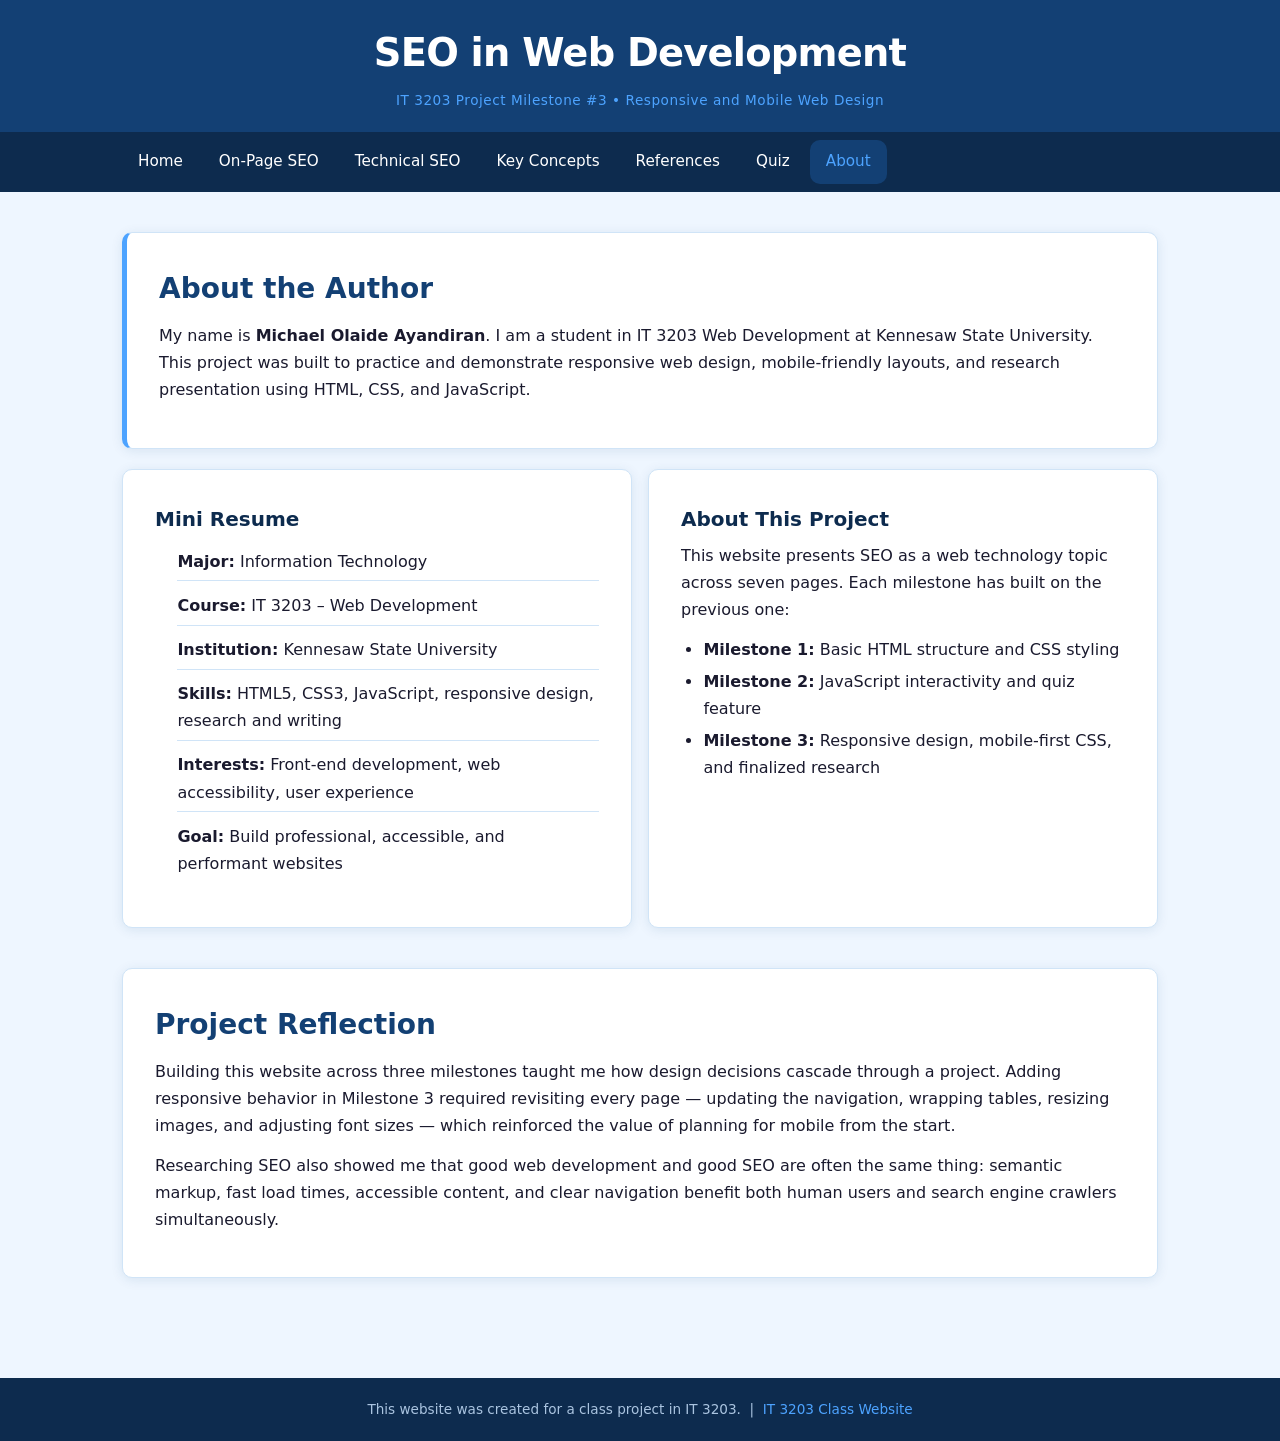
<file: about.html>
<!DOCTYPE html>
<html lang="en">
<head>
  <meta charset="UTF-8" />
  <meta name="viewport" content="width=device-width, initial-scale=1.0" />
  <meta name="description" content="About the author and project for IT 3203 SEO Web Development website." />
  <title>SEO in Web Development | About</title>
  <link rel="stylesheet" href="style.css" />
</head>
<body>

  <!-- Site Header -->
  <header class="site-header">
    <div class="container">
      <h1>SEO in Web Development</h1>
      <p class="tagline">IT 3203 Project Milestone #3 &bull; Responsive and Mobile Web Design</p>
    </div>
  </header>

  <!-- Navigation -->
  <nav class="navbar" aria-label="Main navigation">
    <div class="container">
      <button id="nav-toggle" class="nav-toggle" aria-expanded="false" aria-controls="nav-links"
              aria-label="Toggle navigation menu">&#9776;</button>
      <div id="nav-links" class="nav-links">
        <a href="index.html">Home</a>
        <a href="topic1.html">On-Page SEO</a>
        <a href="topic2.html">Technical SEO</a>
        <a href="concepts.html">Key Concepts</a>
        <a href="references.html">References</a>
        <a href="quiz.html">Quiz</a>
        <a href="about.html" class="active">About</a>
      </div>
    </div>
  </nav>

  <main>
    <div class="container">

      <!-- Author intro -->
      <section class="card highlight">
        <h2>About the Author</h2>
        <p>
          My name is <strong>Michael Olaide Ayandiran</strong>. I am a student in IT 3203 Web Development
          at Kennesaw State University. This project was built to practice and demonstrate responsive
          web design, mobile-friendly layouts, and research presentation using HTML, CSS, and JavaScript.
        </p>
      </section>

      <div class="grid-2">

        <!-- Mini resume -->
        <article class="card">
          <h3>Mini Resume</h3>
          <ul class="resume-list">
            <li><strong>Major:</strong> Information Technology</li>
            <li><strong>Course:</strong> IT 3203 – Web Development</li>
            <li><strong>Institution:</strong> Kennesaw State University</li>
            <li><strong>Skills:</strong> HTML5, CSS3, JavaScript, responsive design, research and writing</li>
            <li><strong>Interests:</strong> Front-end development, web accessibility, user experience</li>
            <li><strong>Goal:</strong> Build professional, accessible, and performant websites</li>
          </ul>
        </article>

        <!-- About the project -->
        <article class="card">
          <h3>About This Project</h3>
          <p>
            This website presents SEO as a web technology topic across seven pages.
            Each milestone has built on the previous one:
          </p>
          <ul>
            <li><strong>Milestone 1:</strong> Basic HTML structure and CSS styling</li>
            <li><strong>Milestone 2:</strong> JavaScript interactivity and quiz feature</li>
            <li><strong>Milestone 3:</strong> Responsive design, mobile-first CSS, and finalized research</li>
          </ul>
        </article>

      </div>

      <!-- Project reflection -->
      <section class="card">
        <h2>Project Reflection</h2>
        <p>
          Building this website across three milestones taught me how design decisions cascade through a project.
          Adding responsive behavior in Milestone 3 required revisiting every page — updating the navigation,
          wrapping tables, resizing images, and adjusting font sizes — which reinforced the value of planning
          for mobile from the start.
        </p>
        <p>
          Researching SEO also showed me that good web development and good SEO are often the same thing:
          semantic markup, fast load times, accessible content, and clear navigation benefit both human users
          and search engine crawlers simultaneously.
        </p>
      </section>

    </div>
  </main>

  <!-- Footer -->
  <footer>
    <div class="container">
      <p>
        This website was created for a class project in IT 3203. &nbsp;|&nbsp;
        <a href="https://ksuweb.github.io/IT3203/" target="_blank" rel="noopener noreferrer">IT 3203 Class Website</a>
      </p>
    </div>
  </footer>

  <script src="script.js"></script>
</body>
</html>
</file>
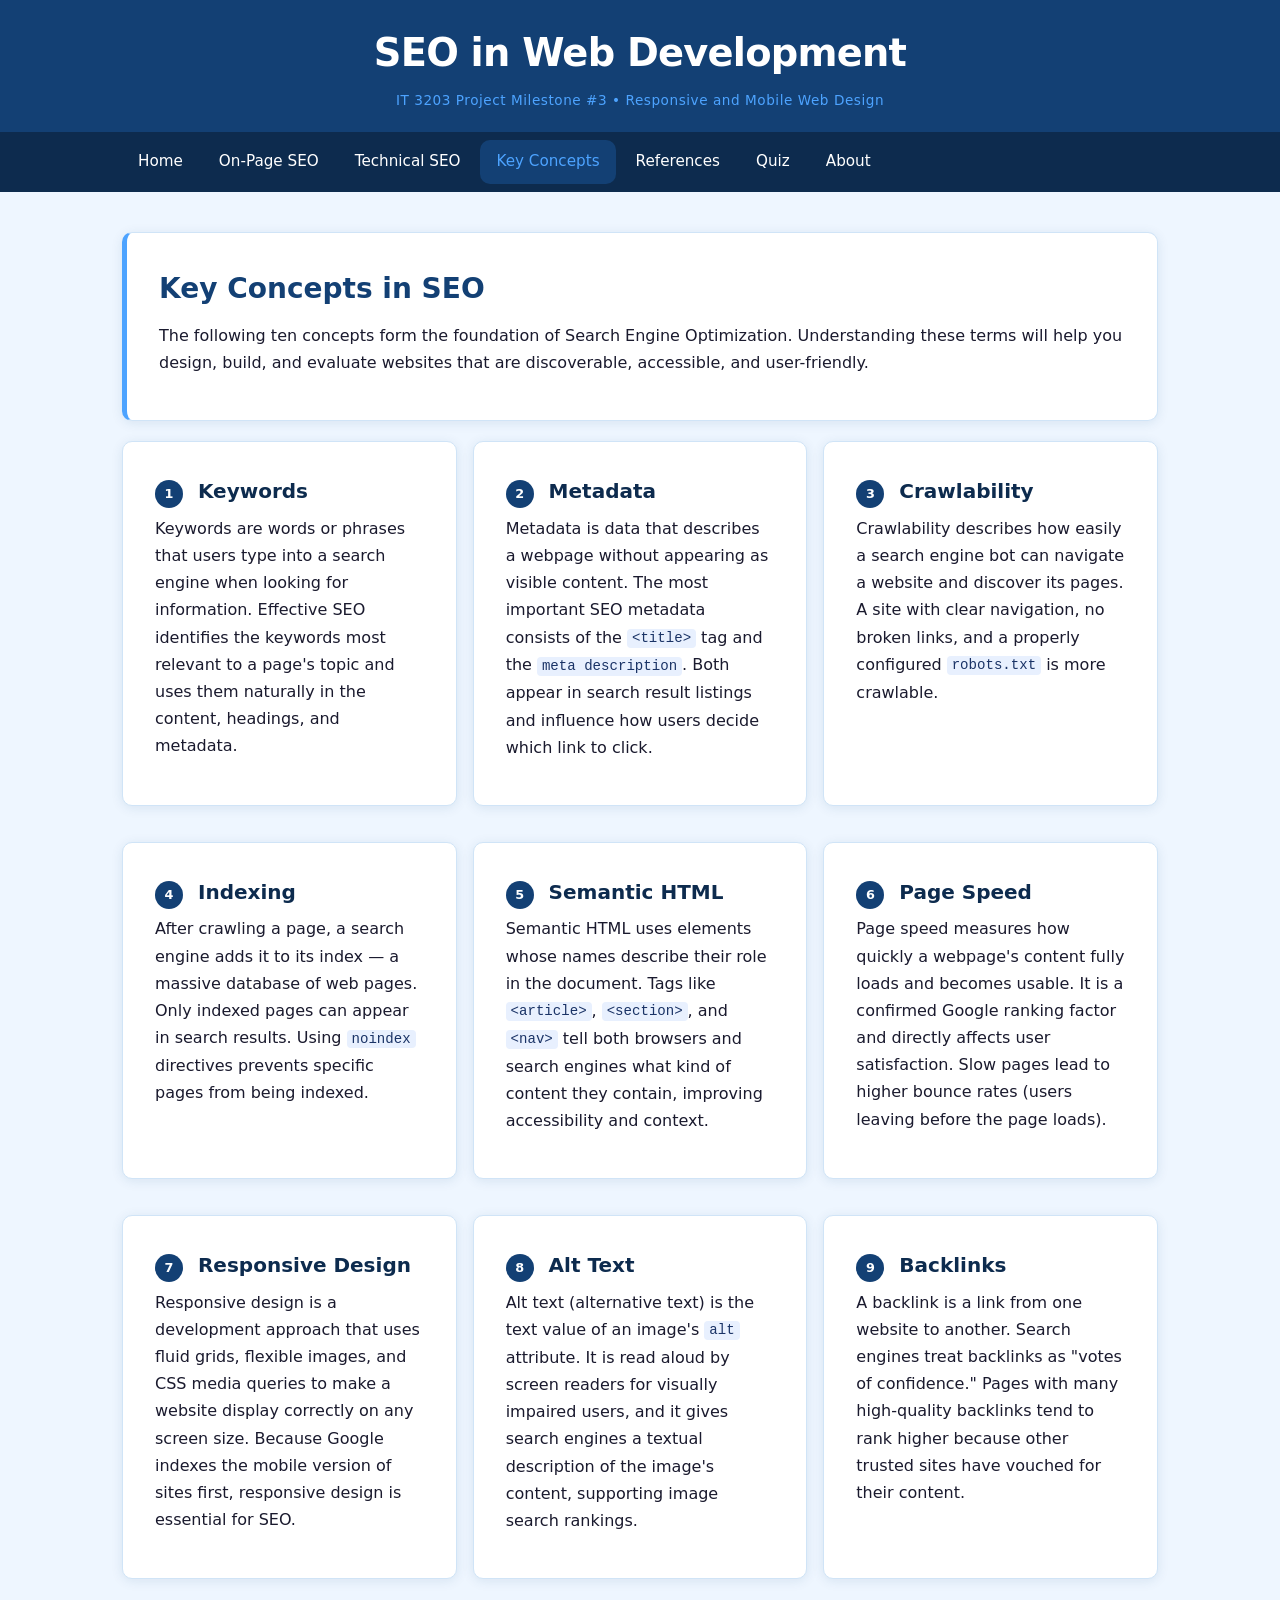
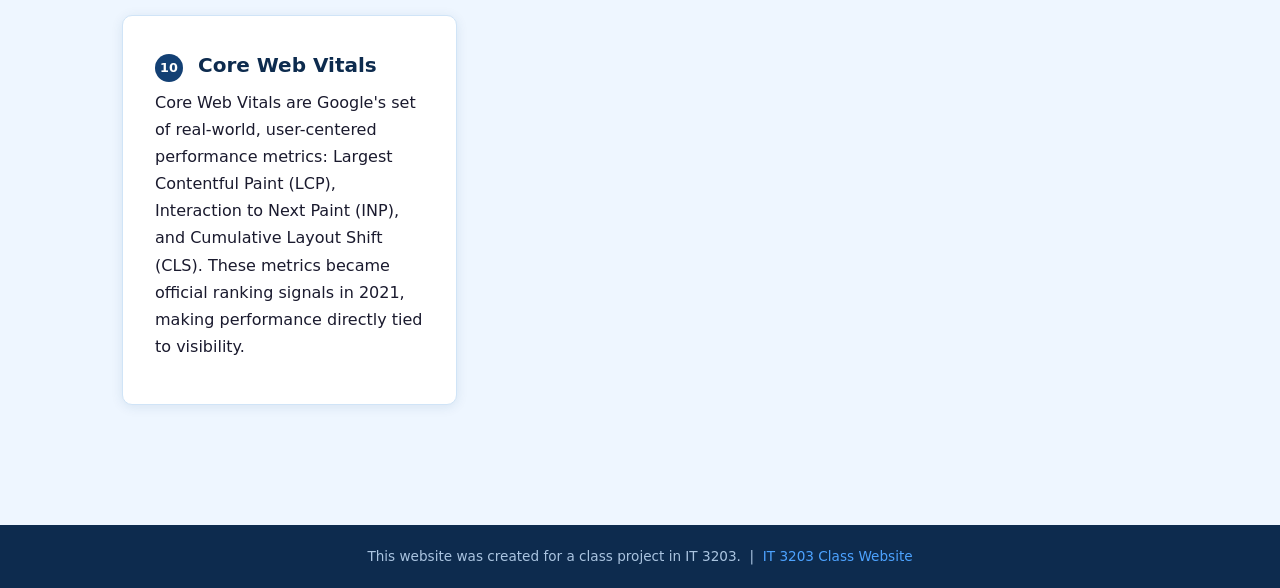
<file: concepts.html>
<!DOCTYPE html>
<html lang="en">
<head>
  <meta charset="UTF-8" />
  <meta name="viewport" content="width=device-width, initial-scale=1.0" />
  <meta name="description" content="Definitions of 10 key SEO concepts every web developer should know." />
  <title>SEO in Web Development | Key Concepts</title>
  <link rel="stylesheet" href="style.css" />
</head>
<body>

  <!-- Site Header -->
  <header class="site-header">
    <div class="container">
      <h1>SEO in Web Development</h1>
      <p class="tagline">IT 3203 Project Milestone #3 &bull; Responsive and Mobile Web Design</p>
    </div>
  </header>

  <!-- Navigation -->
  <nav class="navbar" aria-label="Main navigation">
    <div class="container">
      <button id="nav-toggle" class="nav-toggle" aria-expanded="false" aria-controls="nav-links"
              aria-label="Toggle navigation menu">&#9776;</button>
      <div id="nav-links" class="nav-links">
        <a href="index.html">Home</a>
        <a href="topic1.html">On-Page SEO</a>
        <a href="topic2.html">Technical SEO</a>
        <a href="concepts.html" class="active">Key Concepts</a>
        <a href="references.html">References</a>
        <a href="quiz.html">Quiz</a>
        <a href="about.html">About</a>
      </div>
    </div>
  </nav>

  <main>
    <div class="container">

      <!-- Intro -->
      <section class="card highlight">
        <h2>Key Concepts in SEO</h2>
        <p>
          The following ten concepts form the foundation of Search Engine Optimization.
          Understanding these terms will help you design, build, and evaluate websites
          that are discoverable, accessible, and user-friendly.
        </p>
      </section>

      <!-- 10 concept cards -->
      <section class="key-grid" aria-label="SEO key concept definitions">

        <article class="card">
          <h3><span class="concept-number">1</span> Keywords</h3>
          <p>
            Keywords are words or phrases that users type into a search engine when looking for information.
            Effective SEO identifies the keywords most relevant to a page's topic and uses them naturally
            in the content, headings, and metadata.
          </p>
        </article>

        <article class="card">
          <h3><span class="concept-number">2</span> Metadata</h3>
          <p>
            Metadata is data that describes a webpage without appearing as visible content.
            The most important SEO metadata consists of the <span class="code-note">&lt;title&gt;</span> tag
            and the <span class="code-note">meta description</span>.
            Both appear in search result listings and influence how users decide which link to click.
          </p>
        </article>

        <article class="card">
          <h3><span class="concept-number">3</span> Crawlability</h3>
          <p>
            Crawlability describes how easily a search engine bot can navigate a website and discover its pages.
            A site with clear navigation, no broken links, and a properly configured
            <span class="code-note">robots.txt</span> is more crawlable.
          </p>
        </article>

        <article class="card">
          <h3><span class="concept-number">4</span> Indexing</h3>
          <p>
            After crawling a page, a search engine adds it to its index — a massive database of web pages.
            Only indexed pages can appear in search results.
            Using <span class="code-note">noindex</span> directives prevents specific pages from being indexed.
          </p>
        </article>

        <article class="card">
          <h3><span class="concept-number">5</span> Semantic HTML</h3>
          <p>
            Semantic HTML uses elements whose names describe their role in the document.
            Tags like <span class="code-note">&lt;article&gt;</span>,
            <span class="code-note">&lt;section&gt;</span>, and
            <span class="code-note">&lt;nav&gt;</span>
            tell both browsers and search engines what kind of content they contain,
            improving accessibility and context.
          </p>
        </article>

        <article class="card">
          <h3><span class="concept-number">6</span> Page Speed</h3>
          <p>
            Page speed measures how quickly a webpage's content fully loads and becomes usable.
            It is a confirmed Google ranking factor and directly affects user satisfaction.
            Slow pages lead to higher bounce rates (users leaving before the page loads).
          </p>
        </article>

        <article class="card">
          <h3><span class="concept-number">7</span> Responsive Design</h3>
          <p>
            Responsive design is a development approach that uses fluid grids, flexible images,
            and CSS media queries to make a website display correctly on any screen size.
            Because Google indexes the mobile version of sites first, responsive design is essential for SEO.
          </p>
        </article>

        <article class="card">
          <h3><span class="concept-number">8</span> Alt Text</h3>
          <p>
            Alt text (alternative text) is the text value of an image's
            <span class="code-note">alt</span> attribute.
            It is read aloud by screen readers for visually impaired users,
            and it gives search engines a textual description of the image's content,
            supporting image search rankings.
          </p>
        </article>

        <article class="card">
          <h3><span class="concept-number">9</span> Backlinks</h3>
          <p>
            A backlink is a link from one website to another.
            Search engines treat backlinks as "votes of confidence."
            Pages with many high-quality backlinks tend to rank higher because
            other trusted sites have vouched for their content.
          </p>
        </article>

        <article class="card">
          <h3><span class="concept-number">10</span> Core Web Vitals</h3>
          <p>
            Core Web Vitals are Google's set of real-world, user-centered performance metrics:
            Largest Contentful Paint (LCP), Interaction to Next Paint (INP), and Cumulative Layout Shift (CLS).
            These metrics became official ranking signals in 2021, making performance directly tied to visibility.
          </p>
        </article>

      </section>

    </div>
  </main>

  <!-- Footer -->
  <footer>
    <div class="container">
      <p>
        This website was created for a class project in IT 3203. &nbsp;|&nbsp;
        <a href="https://ksuweb.github.io/IT3203/" target="_blank" rel="noopener noreferrer">IT 3203 Class Website</a>
      </p>
    </div>
  </footer>

  <script src="script.js"></script>
</body>
</html>
</file>
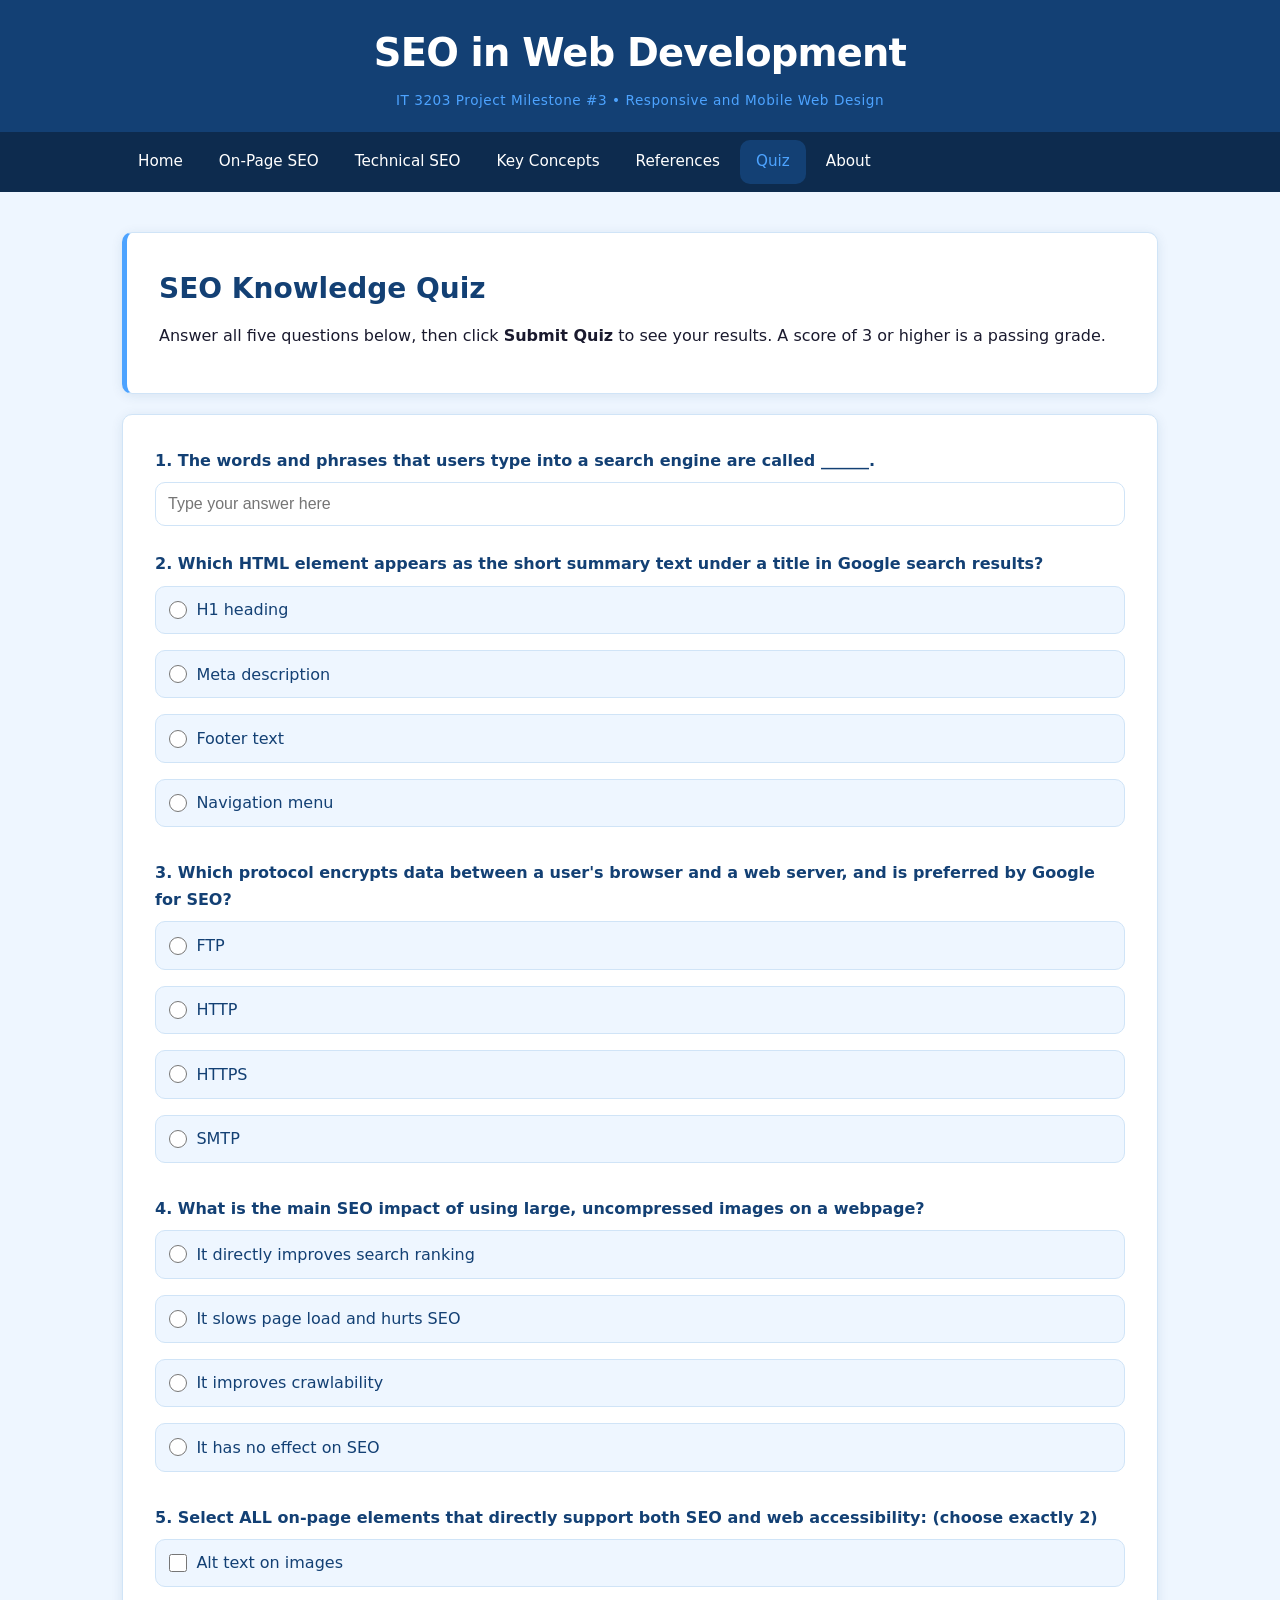
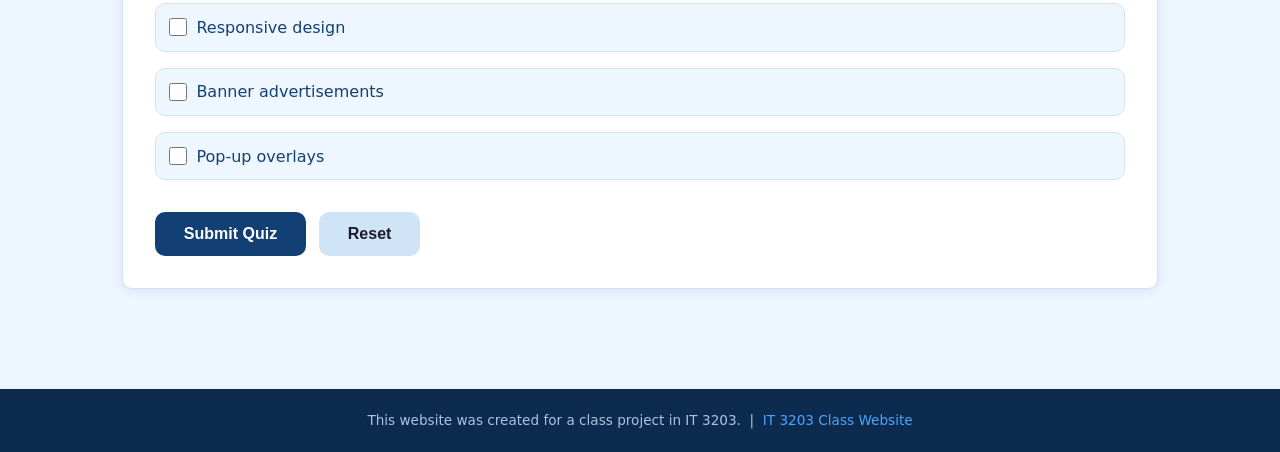
<file: quiz.html>
<!DOCTYPE html>
<html lang="en">
<head>
  <meta charset="UTF-8" />
  <meta name="viewport" content="width=device-width, initial-scale=1.0" />
  <meta name="description" content="Test your knowledge of SEO concepts with this five-question quiz." />
  <title>SEO in Web Development | Quiz</title>
  <link rel="stylesheet" href="style.css" />
</head>
<body>

  <!-- Site Header -->
  <header class="site-header">
    <div class="container">
      <h1>SEO in Web Development</h1>
      <p class="tagline">IT 3203 Project Milestone #3 &bull; Responsive and Mobile Web Design</p>
    </div>
  </header>

  <!-- Navigation -->
  <nav class="navbar" aria-label="Main navigation">
    <div class="container">
      <button id="nav-toggle" class="nav-toggle" aria-expanded="false" aria-controls="nav-links"
              aria-label="Toggle navigation menu">&#9776;</button>
      <div id="nav-links" class="nav-links">
        <a href="index.html">Home</a>
        <a href="topic1.html">On-Page SEO</a>
        <a href="topic2.html">Technical SEO</a>
        <a href="concepts.html">Key Concepts</a>
        <a href="references.html">References</a>
        <a href="quiz.html" class="active">Quiz</a>
        <a href="about.html">About</a>
      </div>
    </div>
  </nav>

  <main>
    <div class="container">

      <!-- Instructions -->
      <section class="card highlight">
        <h2>SEO Knowledge Quiz</h2>
        <p>
          Answer all five questions below, then click <strong>Submit Quiz</strong> to see your results.
          A score of 3 or higher is a passing grade.
        </p>
      </section>

      <!--
        RESPONSIVE DESIGN NOTE – Quiz Form:
        - All inputs use font-size: 1rem (16px+) to prevent iOS auto-zoom.
        - Touch targets are min-height: 44px (Apple HIG minimum).
        - Inputs are width: 100% to fill the container on any screen.
        - Radio/checkbox labels are styled as full-width tap targets on mobile.
        These rules are defined in style.css under "Quiz Form – Mobile Optimized".
      -->
      <div class="card" id="quiz-form" aria-label="SEO quiz form">
        <div class="quiz-form">

          <!-- Question 1: Fill-in-the-blank -->
          <div class="question-block">
            <label for="q1">1. The words and phrases that users type into a search engine are called ______.</label>
            <input type="text" id="q1" name="q1"
                   placeholder="Type your answer here"
                   autocomplete="off"
                   aria-required="true" />
          </div>

          <!-- Question 2: Single radio – what appears in search snippets -->
          <div class="question-block">
            <p style="font-weight:600; color:var(--clr-primary); margin-bottom:0.5rem;">
              2. Which HTML element appears as the short summary text under a title in Google search results?
            </p>
            <div class="options">
              <label class="option-label">
                <input type="radio" name="q2" value="h1" /> H1 heading
              </label>
              <label class="option-label">
                <input type="radio" name="q2" value="meta" /> Meta description
              </label>
              <label class="option-label">
                <input type="radio" name="q2" value="footer" /> Footer text
              </label>
              <label class="option-label">
                <input type="radio" name="q2" value="nav" /> Navigation menu
              </label>
            </div>
          </div>

          <!-- Question 3: Single radio – HTTPS -->
          <div class="question-block">
            <p style="font-weight:600; color:var(--clr-primary); margin-bottom:0.5rem;">
              3. Which protocol encrypts data between a user's browser and a web server, and is preferred by Google for SEO?
            </p>
            <div class="options">
              <label class="option-label">
                <input type="radio" name="q3" value="ftp" /> FTP
              </label>
              <label class="option-label">
                <input type="radio" name="q3" value="http" /> HTTP
              </label>
              <label class="option-label">
                <input type="radio" name="q3" value="https" /> HTTPS
              </label>
              <label class="option-label">
                <input type="radio" name="q3" value="smtp" /> SMTP
              </label>
            </div>
          </div>

          <!-- Question 4: Single radio – large images effect -->
          <div class="question-block">
            <p style="font-weight:600; color:var(--clr-primary); margin-bottom:0.5rem;">
              4. What is the main SEO impact of using large, uncompressed images on a webpage?
            </p>
            <div class="options">
              <label class="option-label">
                <input type="radio" name="q4" value="rank" /> It directly improves search ranking
              </label>
              <label class="option-label">
                <input type="radio" name="q4" value="slow" /> It slows page load and hurts SEO
              </label>
              <label class="option-label">
                <input type="radio" name="q4" value="crawl" /> It improves crawlability
              </label>
              <label class="option-label">
                <input type="radio" name="q4" value="none" /> It has no effect on SEO
              </label>
            </div>
          </div>

          <!-- Question 5: Checkboxes – select all that apply -->
          <div class="question-block">
            <p style="font-weight:600; color:var(--clr-primary); margin-bottom:0.5rem;">
              5. Select ALL on-page elements that directly support both SEO and web accessibility: (choose exactly 2)
            </p>
            <div class="options">
              <label class="option-label">
                <input type="checkbox" class="q5" value="alt" /> Alt text on images
              </label>
              <label class="option-label">
                <input type="checkbox" class="q5" value="responsive" /> Responsive design
              </label>
              <label class="option-label">
                <input type="checkbox" class="q5" value="advert" /> Banner advertisements
              </label>
              <label class="option-label">
                <input type="checkbox" class="q5" value="popup" /> Pop-up overlays
              </label>
            </div>
          </div>

          <!-- Action buttons – full-width on mobile, side-by-side on tablet+ -->
          <div style="margin-top:1rem;">
            <button type="button" class="btn btn-primary" onclick="submitQuiz()">Submit Quiz</button>
            <button type="button" class="btn btn-secondary" onclick="resetQuiz()">Reset</button>
          </div>

        </div><!-- /.quiz-form -->
      </div><!-- /#quiz-form card -->

      <!-- Result area – populated by script.js -->
      <div id="quiz-result" aria-live="polite"></div>

    </div>
  </main>

  <!-- Footer -->
  <footer>
    <div class="container">
      <p>
        This website was created for a class project in IT 3203. &nbsp;|&nbsp;
        <a href="https://ksuweb.github.io/IT3203/" target="_blank" rel="noopener noreferrer">IT 3203 Class Website</a>
      </p>
    </div>
  </footer>

  <script src="script.js"></script>
</body>
</html>
</file>
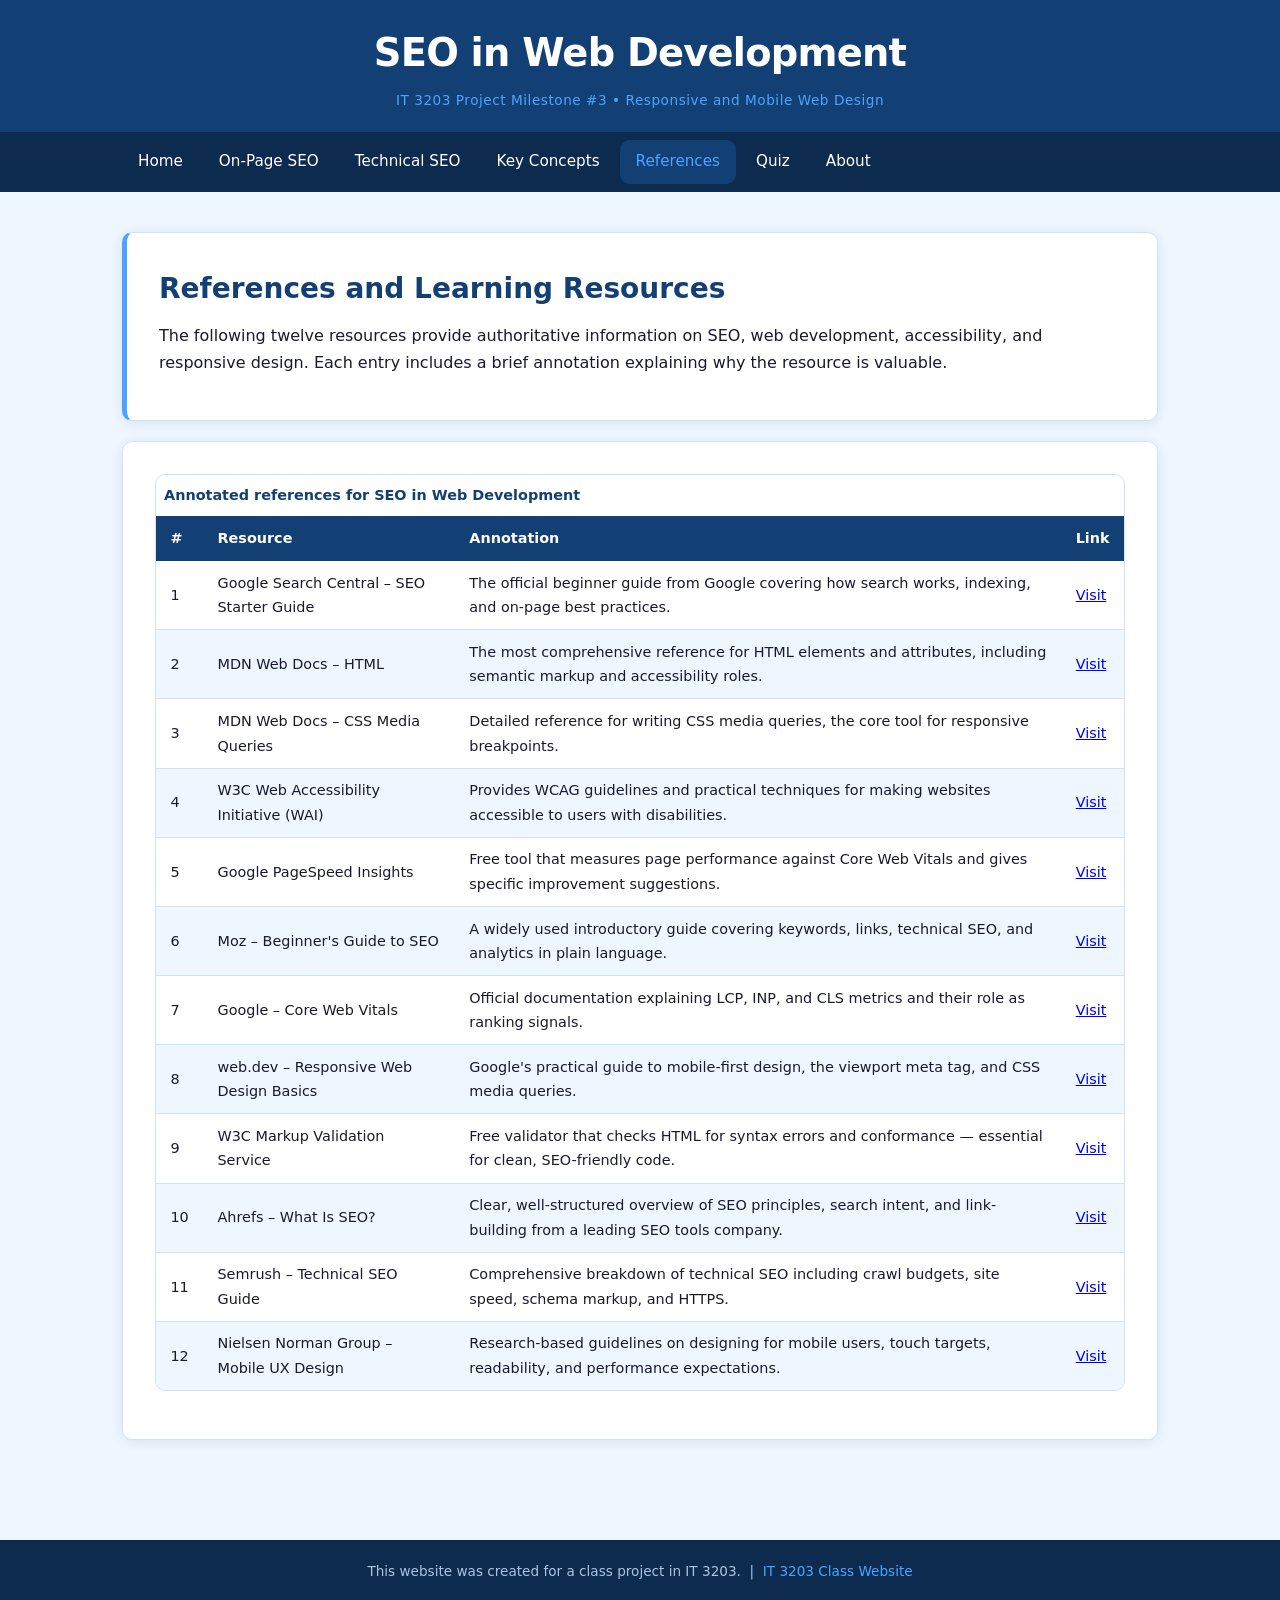
<file: references.html>
<!DOCTYPE html>
<html lang="en">
<head>
  <meta charset="UTF-8" />
  <meta name="viewport" content="width=device-width, initial-scale=1.0" />
  <meta name="description" content="Annotated list of references and learning resources for SEO and responsive web design." />
  <title>SEO in Web Development | References</title>
  <link rel="stylesheet" href="style.css" />
</head>
<body>

  <!-- Site Header -->
  <header class="site-header">
    <div class="container">
      <h1>SEO in Web Development</h1>
      <p class="tagline">IT 3203 Project Milestone #3 &bull; Responsive and Mobile Web Design</p>
    </div>
  </header>

  <!-- Navigation -->
  <nav class="navbar" aria-label="Main navigation">
    <div class="container">
      <button id="nav-toggle" class="nav-toggle" aria-expanded="false" aria-controls="nav-links"
              aria-label="Toggle navigation menu">&#9776;</button>
      <div id="nav-links" class="nav-links">
        <a href="index.html">Home</a>
        <a href="topic1.html">On-Page SEO</a>
        <a href="topic2.html">Technical SEO</a>
        <a href="concepts.html">Key Concepts</a>
        <a href="references.html" class="active">References</a>
        <a href="quiz.html">Quiz</a>
        <a href="about.html">About</a>
      </div>
    </div>
  </nav>

  <main>
    <div class="container">

      <!-- Intro -->
      <section class="card highlight">
        <h2>References and Learning Resources</h2>
        <p>
          The following twelve resources provide authoritative information on SEO, web development,
          accessibility, and responsive design. Each entry includes a brief annotation explaining
          why the resource is valuable.
        </p>
      </section>

      <!-- Annotated reference table – wrapped for horizontal scroll on small screens -->
      <section class="card">
        <div class="table-wrapper">
          <table>
            <caption>Annotated references for SEO in Web Development</caption>
            <thead>
              <tr>
                <th>#</th>
                <th>Resource</th>
                <th>Annotation</th>
                <th>Link</th>
              </tr>
            </thead>
            <tbody>
              <tr>
                <td>1</td>
                <td>Google Search Central – SEO Starter Guide</td>
                <td>The official beginner guide from Google covering how search works, indexing, and on-page best practices.</td>
                <td><a href="https://developers.google.com/search/docs/fundamentals/seo-starter-guide" target="_blank" rel="noopener noreferrer">Visit</a></td>
              </tr>
              <tr>
                <td>2</td>
                <td>MDN Web Docs – HTML</td>
                <td>The most comprehensive reference for HTML elements and attributes, including semantic markup and accessibility roles.</td>
                <td><a href="https://developer.mozilla.org/en-US/docs/Web/HTML" target="_blank" rel="noopener noreferrer">Visit</a></td>
              </tr>
              <tr>
                <td>3</td>
                <td>MDN Web Docs – CSS Media Queries</td>
                <td>Detailed reference for writing CSS media queries, the core tool for responsive breakpoints.</td>
                <td><a href="https://developer.mozilla.org/en-US/docs/Web/CSS/CSS_media_queries" target="_blank" rel="noopener noreferrer">Visit</a></td>
              </tr>
              <tr>
                <td>4</td>
                <td>W3C Web Accessibility Initiative (WAI)</td>
                <td>Provides WCAG guidelines and practical techniques for making websites accessible to users with disabilities.</td>
                <td><a href="https://www.w3.org/WAI/" target="_blank" rel="noopener noreferrer">Visit</a></td>
              </tr>
              <tr>
                <td>5</td>
                <td>Google PageSpeed Insights</td>
                <td>Free tool that measures page performance against Core Web Vitals and gives specific improvement suggestions.</td>
                <td><a href="https://pagespeed.web.dev/" target="_blank" rel="noopener noreferrer">Visit</a></td>
              </tr>
              <tr>
                <td>6</td>
                <td>Moz – Beginner's Guide to SEO</td>
                <td>A widely used introductory guide covering keywords, links, technical SEO, and analytics in plain language.</td>
                <td><a href="https://moz.com/beginners-guide-to-seo" target="_blank" rel="noopener noreferrer">Visit</a></td>
              </tr>
              <tr>
                <td>7</td>
                <td>Google – Core Web Vitals</td>
                <td>Official documentation explaining LCP, INP, and CLS metrics and their role as ranking signals.</td>
                <td><a href="https://web.dev/articles/vitals" target="_blank" rel="noopener noreferrer">Visit</a></td>
              </tr>
              <tr>
                <td>8</td>
                <td>web.dev – Responsive Web Design Basics</td>
                <td>Google's practical guide to mobile-first design, the viewport meta tag, and CSS media queries.</td>
                <td><a href="https://web.dev/articles/responsive-web-design-basics" target="_blank" rel="noopener noreferrer">Visit</a></td>
              </tr>
              <tr>
                <td>9</td>
                <td>W3C Markup Validation Service</td>
                <td>Free validator that checks HTML for syntax errors and conformance — essential for clean, SEO-friendly code.</td>
                <td><a href="https://validator.w3.org/" target="_blank" rel="noopener noreferrer">Visit</a></td>
              </tr>
              <tr>
                <td>10</td>
                <td>Ahrefs – What Is SEO?</td>
                <td>Clear, well-structured overview of SEO principles, search intent, and link-building from a leading SEO tools company.</td>
                <td><a href="https://ahrefs.com/blog/what-is-seo/" target="_blank" rel="noopener noreferrer">Visit</a></td>
              </tr>
              <tr>
                <td>11</td>
                <td>Semrush – Technical SEO Guide</td>
                <td>Comprehensive breakdown of technical SEO including crawl budgets, site speed, schema markup, and HTTPS.</td>
                <td><a href="https://www.semrush.com/blog/technical-seo/" target="_blank" rel="noopener noreferrer">Visit</a></td>
              </tr>
              <tr>
                <td>12</td>
                <td>Nielsen Norman Group – Mobile UX Design</td>
                <td>Research-based guidelines on designing for mobile users, touch targets, readability, and performance expectations.</td>
                <td><a href="https://www.nngroup.com/topic/mobile-usability/" target="_blank" rel="noopener noreferrer">Visit</a></td>
              </tr>
            </tbody>
          </table>
        </div>
      </section>

    </div>
  </main>

  <!-- Footer -->
  <footer>
    <div class="container">
      <p>
        This website was created for a class project in IT 3203. &nbsp;|&nbsp;
        <a href="https://ksuweb.github.io/IT3203/" target="_blank" rel="noopener noreferrer">IT 3203 Class Website</a>
      </p>
    </div>
  </footer>

  <script src="script.js"></script>
</body>
</html>
</file>
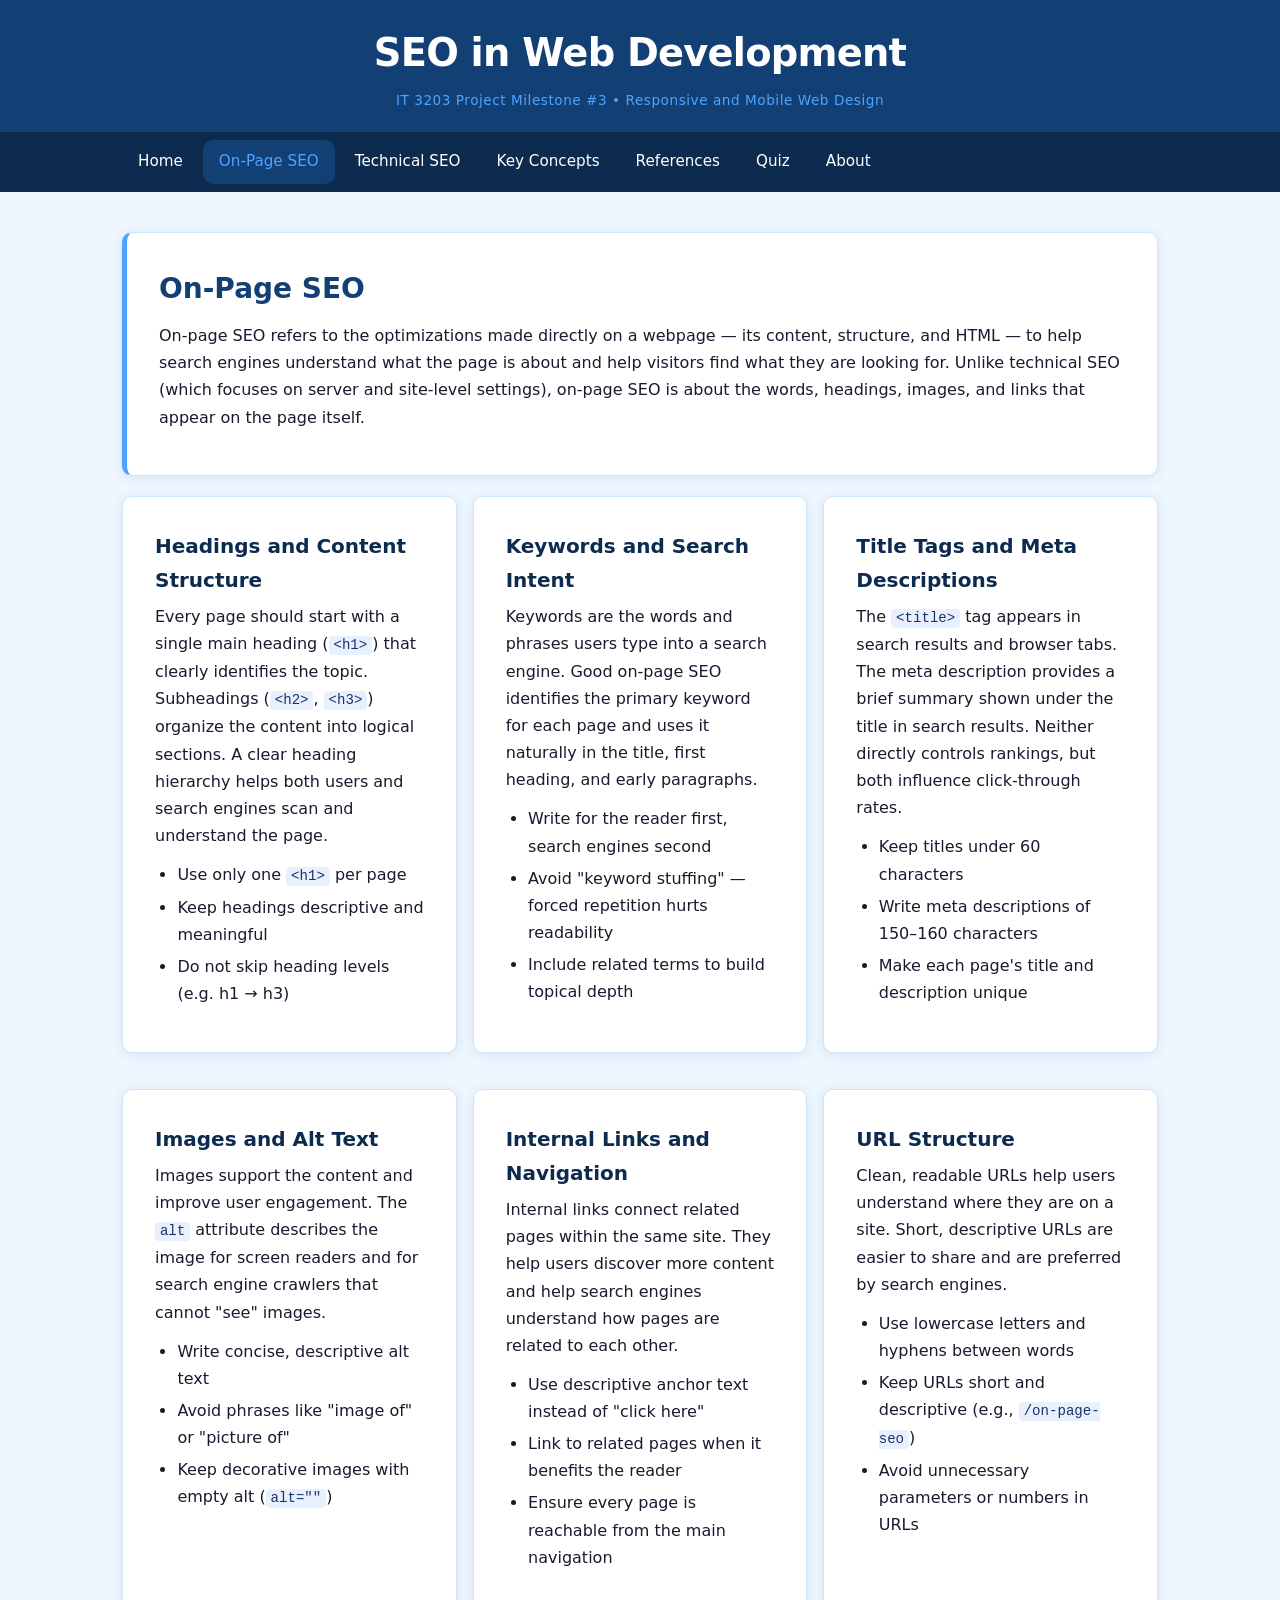
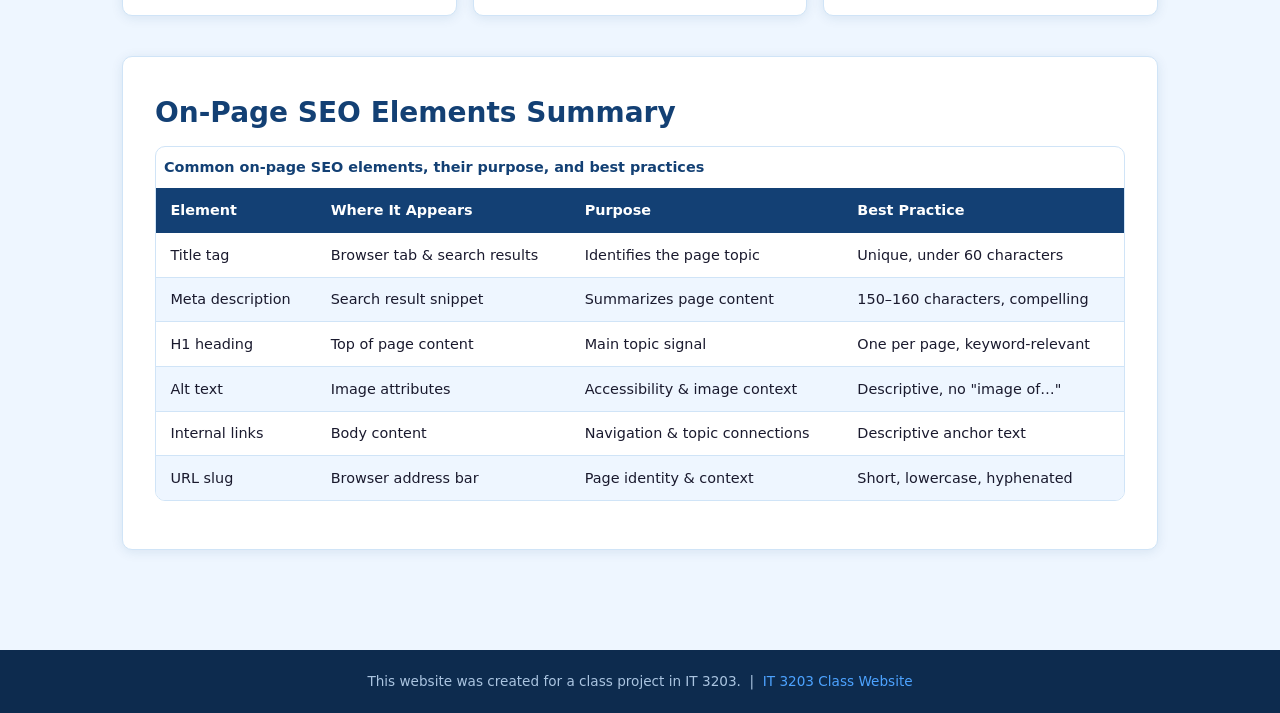
<file: topic1.html>
<!DOCTYPE html>
<html lang="en">
<head>
  <meta charset="UTF-8" />
  <meta name="viewport" content="width=device-width, initial-scale=1.0" />
  <meta name="description" content="Learn about On-Page SEO techniques including headings, keywords, internal links, and alt text." />
  <title>SEO in Web Development | On-Page SEO</title>
  <link rel="stylesheet" href="style.css" />
</head>
<body>

  <!-- Site Header -->
  <header class="site-header">
    <div class="container">
      <h1>SEO in Web Development</h1>
      <p class="tagline">IT 3203 Project Milestone #3 &bull; Responsive and Mobile Web Design</p>
    </div>
  </header>

  <!-- Navigation -->
  <nav class="navbar" aria-label="Main navigation">
    <div class="container">
      <button id="nav-toggle" class="nav-toggle" aria-expanded="false" aria-controls="nav-links"
              aria-label="Toggle navigation menu">&#9776;</button>
      <div id="nav-links" class="nav-links">
        <a href="index.html">Home</a>
        <a href="topic1.html" class="active">On-Page SEO</a>
        <a href="topic2.html">Technical SEO</a>
        <a href="concepts.html">Key Concepts</a>
        <a href="references.html">References</a>
        <a href="quiz.html">Quiz</a>
        <a href="about.html">About</a>
      </div>
    </div>
  </nav>

  <main>
    <div class="container">

      <!-- Introduction -->
      <section class="card highlight">
        <h2>On-Page SEO</h2>
        <p>
          On-page SEO refers to the optimizations made directly on a webpage — its content, structure, and HTML —
          to help search engines understand what the page is about and help visitors find what they are looking for.
          Unlike technical SEO (which focuses on server and site-level settings), on-page SEO is about the words,
          headings, images, and links that appear on the page itself.
        </p>
      </section>

      <!-- Topic cards grid -->
      <section class="topic-grid" aria-label="On-Page SEO topics">

        <article class="card">
          <h3>Headings and Content Structure</h3>
          <p>
            Every page should start with a single main heading (<span class="code-note">&lt;h1&gt;</span>)
            that clearly identifies the topic. Subheadings (<span class="code-note">&lt;h2&gt;</span>,
            <span class="code-note">&lt;h3&gt;</span>) organize the content into logical sections.
            A clear heading hierarchy helps both users and search engines scan and understand the page.
          </p>
          <ul>
            <li>Use only one <span class="code-note">&lt;h1&gt;</span> per page</li>
            <li>Keep headings descriptive and meaningful</li>
            <li>Do not skip heading levels (e.g. h1 → h3)</li>
          </ul>
        </article>

        <article class="card">
          <h3>Keywords and Search Intent</h3>
          <p>
            Keywords are the words and phrases users type into a search engine.
            Good on-page SEO identifies the primary keyword for each page and uses it naturally
            in the title, first heading, and early paragraphs.
          </p>
          <ul>
            <li>Write for the reader first, search engines second</li>
            <li>Avoid "keyword stuffing" — forced repetition hurts readability</li>
            <li>Include related terms to build topical depth</li>
          </ul>
        </article>

        <article class="card">
          <h3>Title Tags and Meta Descriptions</h3>
          <p>
            The <span class="code-note">&lt;title&gt;</span> tag appears in search results and browser tabs.
            The meta description provides a brief summary shown under the title in search results.
            Neither directly controls rankings, but both influence click-through rates.
          </p>
          <ul>
            <li>Keep titles under 60 characters</li>
            <li>Write meta descriptions of 150–160 characters</li>
            <li>Make each page's title and description unique</li>
          </ul>
        </article>

        <article class="card">
          <h3>Images and Alt Text</h3>
          <p>
            Images support the content and improve user engagement.
            The <span class="code-note">alt</span> attribute describes the image for screen readers
            and for search engine crawlers that cannot "see" images.
          </p>
          <ul>
            <li>Write concise, descriptive alt text</li>
            <li>Avoid phrases like "image of" or "picture of"</li>
            <li>Keep decorative images with empty alt (<span class="code-note">alt=""</span>)</li>
          </ul>
        </article>

        <article class="card">
          <h3>Internal Links and Navigation</h3>
          <p>
            Internal links connect related pages within the same site.
            They help users discover more content and help search engines understand
            how pages are related to each other.
          </p>
          <ul>
            <li>Use descriptive anchor text instead of "click here"</li>
            <li>Link to related pages when it benefits the reader</li>
            <li>Ensure every page is reachable from the main navigation</li>
          </ul>
        </article>

        <article class="card">
          <h3>URL Structure</h3>
          <p>
            Clean, readable URLs help users understand where they are on a site.
            Short, descriptive URLs are easier to share and are preferred by search engines.
          </p>
          <ul>
            <li>Use lowercase letters and hyphens between words</li>
            <li>Keep URLs short and descriptive (e.g., <span class="code-note">/on-page-seo</span>)</li>
            <li>Avoid unnecessary parameters or numbers in URLs</li>
          </ul>
        </article>

      </section>

      <!-- Responsive table with .table-wrapper for horizontal scroll on small screens -->
      <section class="card">
        <h2>On-Page SEO Elements Summary</h2>
        <div class="table-wrapper">
          <table>
            <caption>Common on-page SEO elements, their purpose, and best practices</caption>
            <thead>
              <tr>
                <th>Element</th>
                <th>Where It Appears</th>
                <th>Purpose</th>
                <th>Best Practice</th>
              </tr>
            </thead>
            <tbody>
              <tr>
                <td>Title tag</td>
                <td>Browser tab &amp; search results</td>
                <td>Identifies the page topic</td>
                <td>Unique, under 60 characters</td>
              </tr>
              <tr>
                <td>Meta description</td>
                <td>Search result snippet</td>
                <td>Summarizes page content</td>
                <td>150–160 characters, compelling</td>
              </tr>
              <tr>
                <td>H1 heading</td>
                <td>Top of page content</td>
                <td>Main topic signal</td>
                <td>One per page, keyword-relevant</td>
              </tr>
              <tr>
                <td>Alt text</td>
                <td>Image attributes</td>
                <td>Accessibility &amp; image context</td>
                <td>Descriptive, no "image of…"</td>
              </tr>
              <tr>
                <td>Internal links</td>
                <td>Body content</td>
                <td>Navigation &amp; topic connections</td>
                <td>Descriptive anchor text</td>
              </tr>
              <tr>
                <td>URL slug</td>
                <td>Browser address bar</td>
                <td>Page identity &amp; context</td>
                <td>Short, lowercase, hyphenated</td>
              </tr>
            </tbody>
          </table>
        </div>
      </section>

    </div>
  </main>

  <!-- Footer -->
  <footer>
    <div class="container">
      <p>
        This website was created for a class project in IT 3203. &nbsp;|&nbsp;
        <a href="https://ksuweb.github.io/IT3203/" target="_blank" rel="noopener noreferrer">IT 3203 Class Website</a>
      </p>
    </div>
  </footer>

  <script src="script.js"></script>
</body>
</html>
</file>
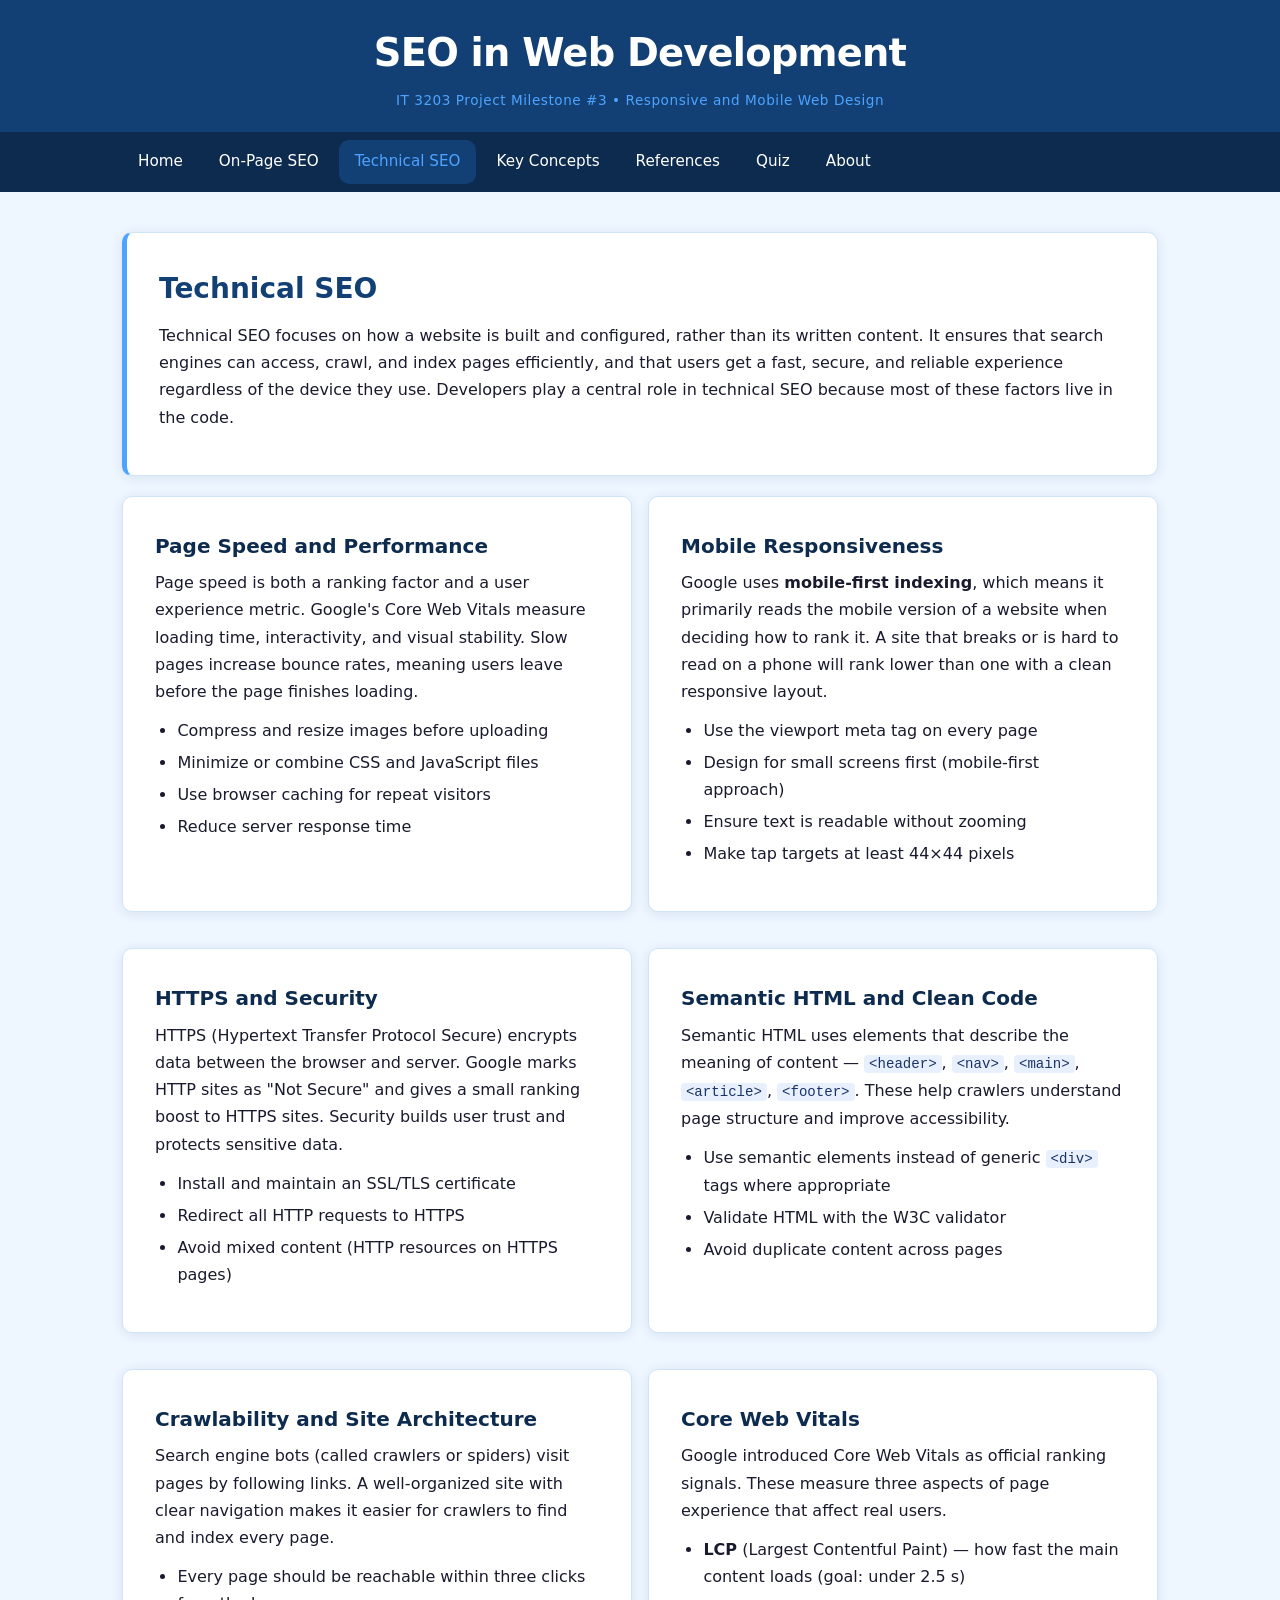
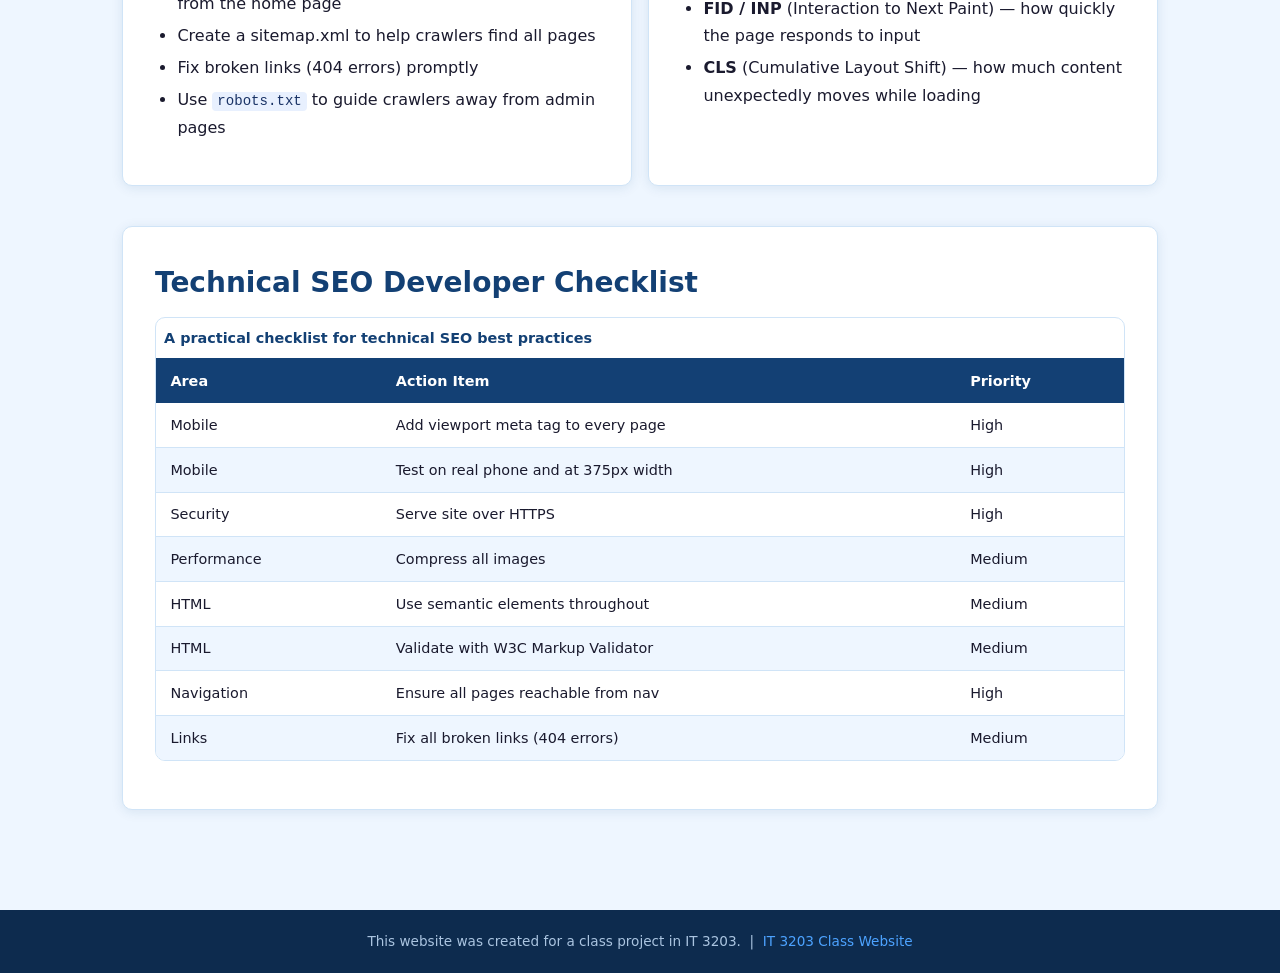
<file: topic2.html>
<!DOCTYPE html>
<html lang="en">
<head>
  <meta charset="UTF-8" />
  <meta name="viewport" content="width=device-width, initial-scale=1.0" />
  <meta name="description" content="Explore Technical SEO: page speed, mobile responsiveness, HTTPS, semantic HTML, and crawlability." />
  <title>SEO in Web Development | Technical SEO</title>
  <link rel="stylesheet" href="style.css" />
</head>
<body>

  <!-- Site Header -->
  <header class="site-header">
    <div class="container">
      <h1>SEO in Web Development</h1>
      <p class="tagline">IT 3203 Project Milestone #3 &bull; Responsive and Mobile Web Design</p>
    </div>
  </header>

  <!-- Navigation -->
  <nav class="navbar" aria-label="Main navigation">
    <div class="container">
      <button id="nav-toggle" class="nav-toggle" aria-expanded="false" aria-controls="nav-links"
              aria-label="Toggle navigation menu">&#9776;</button>
      <div id="nav-links" class="nav-links">
        <a href="index.html">Home</a>
        <a href="topic1.html">On-Page SEO</a>
        <a href="topic2.html" class="active">Technical SEO</a>
        <a href="concepts.html">Key Concepts</a>
        <a href="references.html">References</a>
        <a href="quiz.html">Quiz</a>
        <a href="about.html">About</a>
      </div>
    </div>
  </nav>

  <main>
    <div class="container">

      <!-- Introduction -->
      <section class="card highlight">
        <h2>Technical SEO</h2>
        <p>
          Technical SEO focuses on how a website is built and configured, rather than its written content.
          It ensures that search engines can access, crawl, and index pages efficiently, and that users get
          a fast, secure, and reliable experience regardless of the device they use.
          Developers play a central role in technical SEO because most of these factors live in the code.
        </p>
      </section>

      <!-- Core topics grid -->
      <section class="grid-2" aria-label="Technical SEO topics">

        <article class="card">
          <h3>Page Speed and Performance</h3>
          <p>
            Page speed is both a ranking factor and a user experience metric.
            Google's Core Web Vitals measure loading time, interactivity, and visual stability.
            Slow pages increase bounce rates, meaning users leave before the page finishes loading.
          </p>
          <ul>
            <li>Compress and resize images before uploading</li>
            <li>Minimize or combine CSS and JavaScript files</li>
            <li>Use browser caching for repeat visitors</li>
            <li>Reduce server response time</li>
          </ul>
        </article>

        <article class="card">
          <h3>Mobile Responsiveness</h3>
          <p>
            Google uses <strong>mobile-first indexing</strong>, which means it primarily reads the mobile
            version of a website when deciding how to rank it.
            A site that breaks or is hard to read on a phone will rank lower than one with a clean
            responsive layout.
          </p>
          <ul>
            <li>Use the viewport meta tag on every page</li>
            <li>Design for small screens first (mobile-first approach)</li>
            <li>Ensure text is readable without zooming</li>
            <li>Make tap targets at least 44×44 pixels</li>
          </ul>
        </article>

        <article class="card">
          <h3>HTTPS and Security</h3>
          <p>
            HTTPS (Hypertext Transfer Protocol Secure) encrypts data between the browser and server.
            Google marks HTTP sites as "Not Secure" and gives a small ranking boost to HTTPS sites.
            Security builds user trust and protects sensitive data.
          </p>
          <ul>
            <li>Install and maintain an SSL/TLS certificate</li>
            <li>Redirect all HTTP requests to HTTPS</li>
            <li>Avoid mixed content (HTTP resources on HTTPS pages)</li>
          </ul>
        </article>

        <article class="card">
          <h3>Semantic HTML and Clean Code</h3>
          <p>
            Semantic HTML uses elements that describe the meaning of content —
            <span class="code-note">&lt;header&gt;</span>,
            <span class="code-note">&lt;nav&gt;</span>,
            <span class="code-note">&lt;main&gt;</span>,
            <span class="code-note">&lt;article&gt;</span>,
            <span class="code-note">&lt;footer&gt;</span>.
            These help crawlers understand page structure and improve accessibility.
          </p>
          <ul>
            <li>Use semantic elements instead of generic <span class="code-note">&lt;div&gt;</span> tags where appropriate</li>
            <li>Validate HTML with the W3C validator</li>
            <li>Avoid duplicate content across pages</li>
          </ul>
        </article>

        <article class="card">
          <h3>Crawlability and Site Architecture</h3>
          <p>
            Search engine bots (called crawlers or spiders) visit pages by following links.
            A well-organized site with clear navigation makes it easier for crawlers to find and
            index every page.
          </p>
          <ul>
            <li>Every page should be reachable within three clicks from the home page</li>
            <li>Create a sitemap.xml to help crawlers find all pages</li>
            <li>Fix broken links (404 errors) promptly</li>
            <li>Use <span class="code-note">robots.txt</span> to guide crawlers away from admin pages</li>
          </ul>
        </article>

        <article class="card">
          <h3>Core Web Vitals</h3>
          <p>
            Google introduced Core Web Vitals as official ranking signals. These measure three aspects
            of page experience that affect real users.
          </p>
          <ul>
            <li><strong>LCP</strong> (Largest Contentful Paint) — how fast the main content loads (goal: under 2.5 s)</li>
            <li><strong>FID / INP</strong> (Interaction to Next Paint) — how quickly the page responds to input</li>
            <li><strong>CLS</strong> (Cumulative Layout Shift) — how much content unexpectedly moves while loading</li>
          </ul>
        </article>

      </section>

      <!-- Developer checklist -->
      <section class="card">
        <h2>Technical SEO Developer Checklist</h2>
        <div class="table-wrapper">
          <table>
            <caption>A practical checklist for technical SEO best practices</caption>
            <thead>
              <tr>
                <th>Area</th>
                <th>Action Item</th>
                <th>Priority</th>
              </tr>
            </thead>
            <tbody>
              <tr>
                <td>Mobile</td>
                <td>Add viewport meta tag to every page</td>
                <td>High</td>
              </tr>
              <tr>
                <td>Mobile</td>
                <td>Test on real phone and at 375px width</td>
                <td>High</td>
              </tr>
              <tr>
                <td>Security</td>
                <td>Serve site over HTTPS</td>
                <td>High</td>
              </tr>
              <tr>
                <td>Performance</td>
                <td>Compress all images</td>
                <td>Medium</td>
              </tr>
              <tr>
                <td>HTML</td>
                <td>Use semantic elements throughout</td>
                <td>Medium</td>
              </tr>
              <tr>
                <td>HTML</td>
                <td>Validate with W3C Markup Validator</td>
                <td>Medium</td>
              </tr>
              <tr>
                <td>Navigation</td>
                <td>Ensure all pages reachable from nav</td>
                <td>High</td>
              </tr>
              <tr>
                <td>Links</td>
                <td>Fix all broken links (404 errors)</td>
                <td>Medium</td>
              </tr>
            </tbody>
          </table>
        </div>
      </section>

    </div>
  </main>

  <!-- Footer -->
  <footer>
    <div class="container">
      <p>
        This website was created for a class project in IT 3203. &nbsp;|&nbsp;
        <a href="https://ksuweb.github.io/IT3203/" target="_blank" rel="noopener noreferrer">IT 3203 Class Website</a>
      </p>
    </div>
  </footer>

  <script src="script.js"></script>
</body>
</html>
</file>
<file: style.css>
/* ============================================================
   IT 3203 Project Milestone #3 – Responsive and Mobile Web Design
   style.css – Single external stylesheet for all pages
   Author: Michael Olaide Ayandiran
   ============================================================ */

/* ── CSS Custom Properties (Design Tokens) ── */
:root {
  --clr-primary:   #134074;
  --clr-accent:    #4da3ff;
  --clr-light:     #eef6ff;
  --clr-dark:      #0d2b4e;
  --clr-text:      #1a1a2e;
  --clr-muted:     #555e6e;
  --clr-white:     #ffffff;
  --clr-success:   #22863a;
  --clr-error:     #cb2431;
  --clr-border:    #d0e4f7;

  --radius:        10px;
  --shadow:        0 2px 12px rgba(19,64,116,.10);
  --transition:    0.25s ease;

  /* Fluid type: scales from 0.9rem (mobile) to 1rem (desktop) */
  --font-body:     clamp(0.9rem, 2.5vw, 1rem);
  --font-h1:       clamp(1.5rem, 5vw, 2.4rem);
  --font-h2:       clamp(1.2rem, 3.5vw, 1.75rem);
  --font-h3:       clamp(1rem, 2.5vw, 1.25rem);
}

/* ── Reset & Base ── */
*, *::before, *::after {
  box-sizing: border-box;
  margin: 0;
  padding: 0;
}

html {
  scroll-behavior: smooth;
}

body {
  font-family: 'Segoe UI', system-ui, -apple-system, sans-serif;
  font-size: var(--font-body);
  color: var(--clr-text);
  background: var(--clr-light);
  line-height: 1.7;
}

/* ── Container ── */
/* Mobile-first: full width with padding; expands on wider screens */
.container {
  width: 100%;
  max-width: 1100px;
  margin: 0 auto;
  padding: 0 1rem;        /* mobile: 16px gutter */
}

/* ── Site Header ── */
.site-header {
  background: var(--clr-primary);
  color: var(--clr-white);
  padding: 1.25rem 0;
  text-align: center;
}

.site-header h1 {
  font-size: var(--font-h1);
  font-weight: 700;
  letter-spacing: -0.02em;
}

.site-header .tagline {
  font-size: 0.85rem;
  color: var(--clr-accent);
  margin-top: 0.25rem;
  letter-spacing: 0.04em;
}

/* ── Navigation – Mobile First ── */
/*
  RESPONSIVE DESIGN PRINCIPLE: Mobile-first navigation.
  On small screens: hamburger button shows, links stack vertically in a hidden panel.
  On larger screens (≥650px): hamburger hides, links display in a row.
*/
.navbar {
  background: var(--clr-dark);
  position: relative;
  z-index: 100;
}

/* Hamburger button – visible only on mobile */
.nav-toggle {
  display: flex;               /* shown on mobile */
  align-items: center;
  justify-content: center;
  width: 48px;                 /* 44px+ touch target per mobile best practices */
  height: 48px;
  background: none;
  border: none;
  cursor: pointer;
  color: var(--clr-white);
  font-size: 1.5rem;
  padding: 0.5rem;
  margin-left: auto;
  margin-right: 0.5rem;
  /* Ensures legible tap area */
}

/* Nav links panel – hidden by default on mobile, shown when .open */
.nav-links {
  display: none;               /* hidden on mobile until toggled */
  flex-direction: column;
  padding: 0.5rem 0 1rem;
}

.nav-links.open {
  display: flex;               /* JS adds .open class on hamburger click */
}

.nav-links a {
  color: var(--clr-white);
  text-decoration: none;
  padding: 0.75rem 1rem;       /* large touch targets on mobile */
  font-size: 0.95rem;
  border-radius: var(--radius);
  transition: background var(--transition);
}

.nav-links a:hover,
.nav-links a.active {
  background: var(--clr-primary);
  color: var(--clr-accent);
}

/* ── Main Content Area ── */
main {
  padding: 1.5rem 0 2rem;
}

/* ── Cards ── */
.card {
  background: var(--clr-white);
  border: 1px solid var(--clr-border);
  border-radius: var(--radius);
  padding: 1.25rem;
  margin-bottom: 1.25rem;
  box-shadow: var(--shadow);
}

.card.highlight {
  border-left: 5px solid var(--clr-accent);
}

.card h2 { font-size: var(--font-h2); color: var(--clr-primary); margin-bottom: 0.6rem; }
.card h3 { font-size: var(--font-h3); color: var(--clr-dark); margin-bottom: 0.4rem; }
.card p, .card ul, .card ol { margin-bottom: 0.75rem; }
.card ul, .card ol { padding-left: 1.4rem; }
.card li { margin-bottom: 0.3rem; }

/* ── Grid Layouts – Mobile First (single column → multi on wider screens) ── */
/*
  RESPONSIVE DESIGN PRINCIPLE: CSS Grid with auto-fit + minmax()
  automatically flows from 1 column (mobile) to multiple columns (tablet/desktop)
  without needing extra media queries.
*/
.grid-2,
.topic-grid,
.key-grid,
.ref-grid {
  display: grid;
  grid-template-columns: 1fr;  /* single column on mobile */
  gap: 1rem;
  margin-bottom: 1.25rem;
}

/* ── Images – Responsive ── */
/*
  RESPONSIVE DESIGN PRINCIPLE: Fluid images.
  max-width: 100% prevents overflow; height: auto preserves aspect ratio.
*/
img {
  max-width: 100%;
  height: auto;
  display: block;
}

.feature-image {
  width: 100%;
  border-radius: var(--radius);
  margin: 1rem 0;
}

/* ── Tables – Responsive ── */
/*
  RESPONSIVE DESIGN PRINCIPLE: Horizontal scroll wrapper.
  On small screens tables can overflow. Wrapping in .table-wrapper
  with overflow-x: auto gives a scrollable container instead of breaking layout.
*/
.table-wrapper {
  overflow-x: auto;
  -webkit-overflow-scrolling: touch; /* smooth scroll on iOS */
  margin-bottom: 1rem;
  border-radius: var(--radius);
  border: 1px solid var(--clr-border);
}

table {
  width: 100%;
  border-collapse: collapse;
  min-width: 400px;  /* keeps columns readable; triggers scroll if needed */
  font-size: 0.9rem;
}

caption {
  caption-side: top;
  font-weight: 600;
  color: var(--clr-primary);
  padding: 0.5rem;
  text-align: left;
}

th {
  background: var(--clr-primary);
  color: var(--clr-white);
  padding: 0.65rem 0.9rem;
  text-align: left;
  font-weight: 600;
}

td {
  padding: 0.6rem 0.9rem;
  border-bottom: 1px solid var(--clr-border);
}

tr:nth-child(even) td { background: var(--clr-light); }
tr:last-child td { border-bottom: none; }

/* ── Quiz Form – Mobile Optimized ── */
/*
  RESPONSIVE DESIGN PRINCIPLE: Mobile form best practices.
  - font-size: 16px+ on inputs prevents iOS auto-zoom
  - min-height: 44px meets Apple HIG touch target minimum
  - width: 100% makes inputs fill their container
*/
.quiz-form .question-block {
  margin-bottom: 1.5rem;
}

.quiz-form label {
  display: block;
  font-weight: 600;
  margin-bottom: 0.5rem;
  color: var(--clr-primary);
}

.quiz-form input[type="text"],
.quiz-form select {
  width: 100%;
  padding: 0.75rem;
  font-size: 1rem;       /* 16px+ prevents iOS zoom */
  border: 1.5px solid var(--clr-border);
  border-radius: var(--radius);
  min-height: 44px;      /* 44px minimum touch target */
  color: var(--clr-text);
  transition: border-color var(--transition);
}

.quiz-form input[type="text"]:focus,
.quiz-form select:focus {
  outline: none;
  border-color: var(--clr-accent);
  box-shadow: 0 0 0 3px rgba(77,163,255,.2);
}

/* Radio and checkbox rows */
.quiz-form .options {
  display: flex;
  flex-direction: column; /* stack on mobile */
  gap: 0.5rem;
}

.quiz-form .option-label {
  display: flex;
  align-items: center;
  gap: 0.6rem;
  padding: 0.6rem 0.8rem;
  background: var(--clr-light);
  border: 1.5px solid var(--clr-border);
  border-radius: var(--radius);
  cursor: pointer;
  min-height: 44px;      /* touch target */
  font-weight: normal;
  transition: background var(--transition), border-color var(--transition);
}

.quiz-form .option-label:hover {
  background: #d4ecff;
  border-color: var(--clr-accent);
}

.quiz-form input[type="radio"],
.quiz-form input[type="checkbox"] {
  width: 18px;
  height: 18px;
  accent-color: var(--clr-primary);
  cursor: pointer;
}

/* Buttons */
.btn {
  display: inline-block;
  padding: 0.8rem 1.8rem;
  font-size: 1rem;
  font-weight: 600;
  border: none;
  border-radius: var(--radius);
  cursor: pointer;
  min-height: 44px;       /* touch target */
  transition: background var(--transition), transform var(--transition);
}

.btn-primary {
  background: var(--clr-primary);
  color: var(--clr-white);
}

.btn-primary:hover { background: var(--clr-dark); transform: translateY(-1px); }

.btn-secondary {
  background: var(--clr-border);
  color: var(--clr-text);
  margin-left: 0.5rem;
}

.btn-secondary:hover { background: #b8d4ef; }

/* Quiz result feedback */
.result-correct  { color: var(--clr-success); font-weight: 600; }
.result-wrong    { color: var(--clr-error); font-weight: 600; }
#quiz-result     { margin-top: 1rem; }
#quiz-result h2  { font-size: var(--font-h2); margin-bottom: 0.5rem; }

/* ── Key Concepts Page ── */
.concept-number {
  display: inline-block;
  background: var(--clr-primary);
  color: var(--clr-white);
  border-radius: 50%;
  width: 28px;
  height: 28px;
  line-height: 28px;
  text-align: center;
  font-size: 0.8rem;
  font-weight: 700;
  margin-right: 0.5rem;
  flex-shrink: 0;
}

/* ── References Page ── */
.ref-num {
  font-weight: 700;
  color: var(--clr-primary);
  min-width: 2rem;
}

.ref-entry {
  display: flex;
  gap: 0.5rem;
  align-items: flex-start;
  margin-bottom: 0.6rem;
}

/* ── Code snippets inline ── */
.code-note {
  font-family: 'Courier New', monospace;
  background: #e8f0fe;
  padding: 0.1em 0.35em;
  border-radius: 4px;
  font-size: 0.88em;
  color: #1a3366;
}

/* ── Resume list ── */
.resume-list { list-style: none; padding: 0; }
.resume-list li { padding: 0.35rem 0; border-bottom: 1px solid var(--clr-border); }
.resume-list li:last-child { border-bottom: none; }

/* ── Footer ── */
footer {
  background: var(--clr-dark);
  color: #aac4e0;
  text-align: center;
  padding: 1.25rem 0;
  font-size: 0.85rem;
  margin-top: 1rem;
}

footer a { color: var(--clr-accent); text-decoration: none; }
footer a:hover { text-decoration: underline; }

/* ── Hero SVG placeholder ── */
.hero-svg {
  width: 100%;
  border-radius: var(--radius);
  margin: 0.75rem 0;
}

/* =======================================================
   MEDIA QUERY 1 – Tablet (≥ 650px)
   Principle: Adapt layout for medium screens.
   - Nav links show as horizontal row; hamburger hides
   - 2-column grids activate
   - Larger padding on container
   ======================================================= */
@media (min-width: 650px) {

  .container {
    padding: 0 1.5rem;     /* more breathing room */
  }

  /* Hide hamburger; show links in a row */
  .nav-toggle { display: none; }

  .nav-links {
    display: flex !important;  /* always visible on tablet+ */
    flex-direction: row;
    flex-wrap: wrap;
    gap: 0.25rem;
    padding: 0.5rem 0;
    align-items: center;
  }

  .nav-links a {
    padding: 0.5rem 0.85rem;
    font-size: 0.9rem;
  }

  /* 2-column grid for most sections */
  .grid-2,
  .topic-grid {
    grid-template-columns: repeat(2, 1fr);
  }

  /* Key concepts grid: 2 columns on tablet */
  .key-grid {
    grid-template-columns: repeat(2, 1fr);
  }

  /* Quiz options side by side if space allows */
  .quiz-form .options.two-col {
    flex-direction: row;
    flex-wrap: wrap;
  }

  .quiz-form .options.two-col .option-label {
    flex: 1 1 45%;
  }

  main { padding: 2rem 0 3rem; }
  .card { padding: 1.5rem; }
}

/* =======================================================
   MEDIA QUERY 2 – Desktop (≥ 1024px)
   Principle: Expand to full multi-column layouts.
   - 3–4 column grids
   - Wider max-width on container
   - Larger type and spacing
   ======================================================= */
@media (min-width: 1024px) {

  .container {
    padding: 0 2rem;
  }

  /* 3-column topic grid on desktop */
  .topic-grid {
    grid-template-columns: repeat(3, 1fr);
  }

  /* 3-column key concepts grid */
  .key-grid {
    grid-template-columns: repeat(3, 1fr);
  }

  /* References 2-column layout */
  .ref-grid {
    grid-template-columns: repeat(2, 1fr);
  }

  .nav-links a {
    padding: 0.55rem 1rem;
    font-size: 0.95rem;
  }

  main { padding: 2.5rem 0 4rem; }
  .card { padding: 2rem; }
}
</file>
